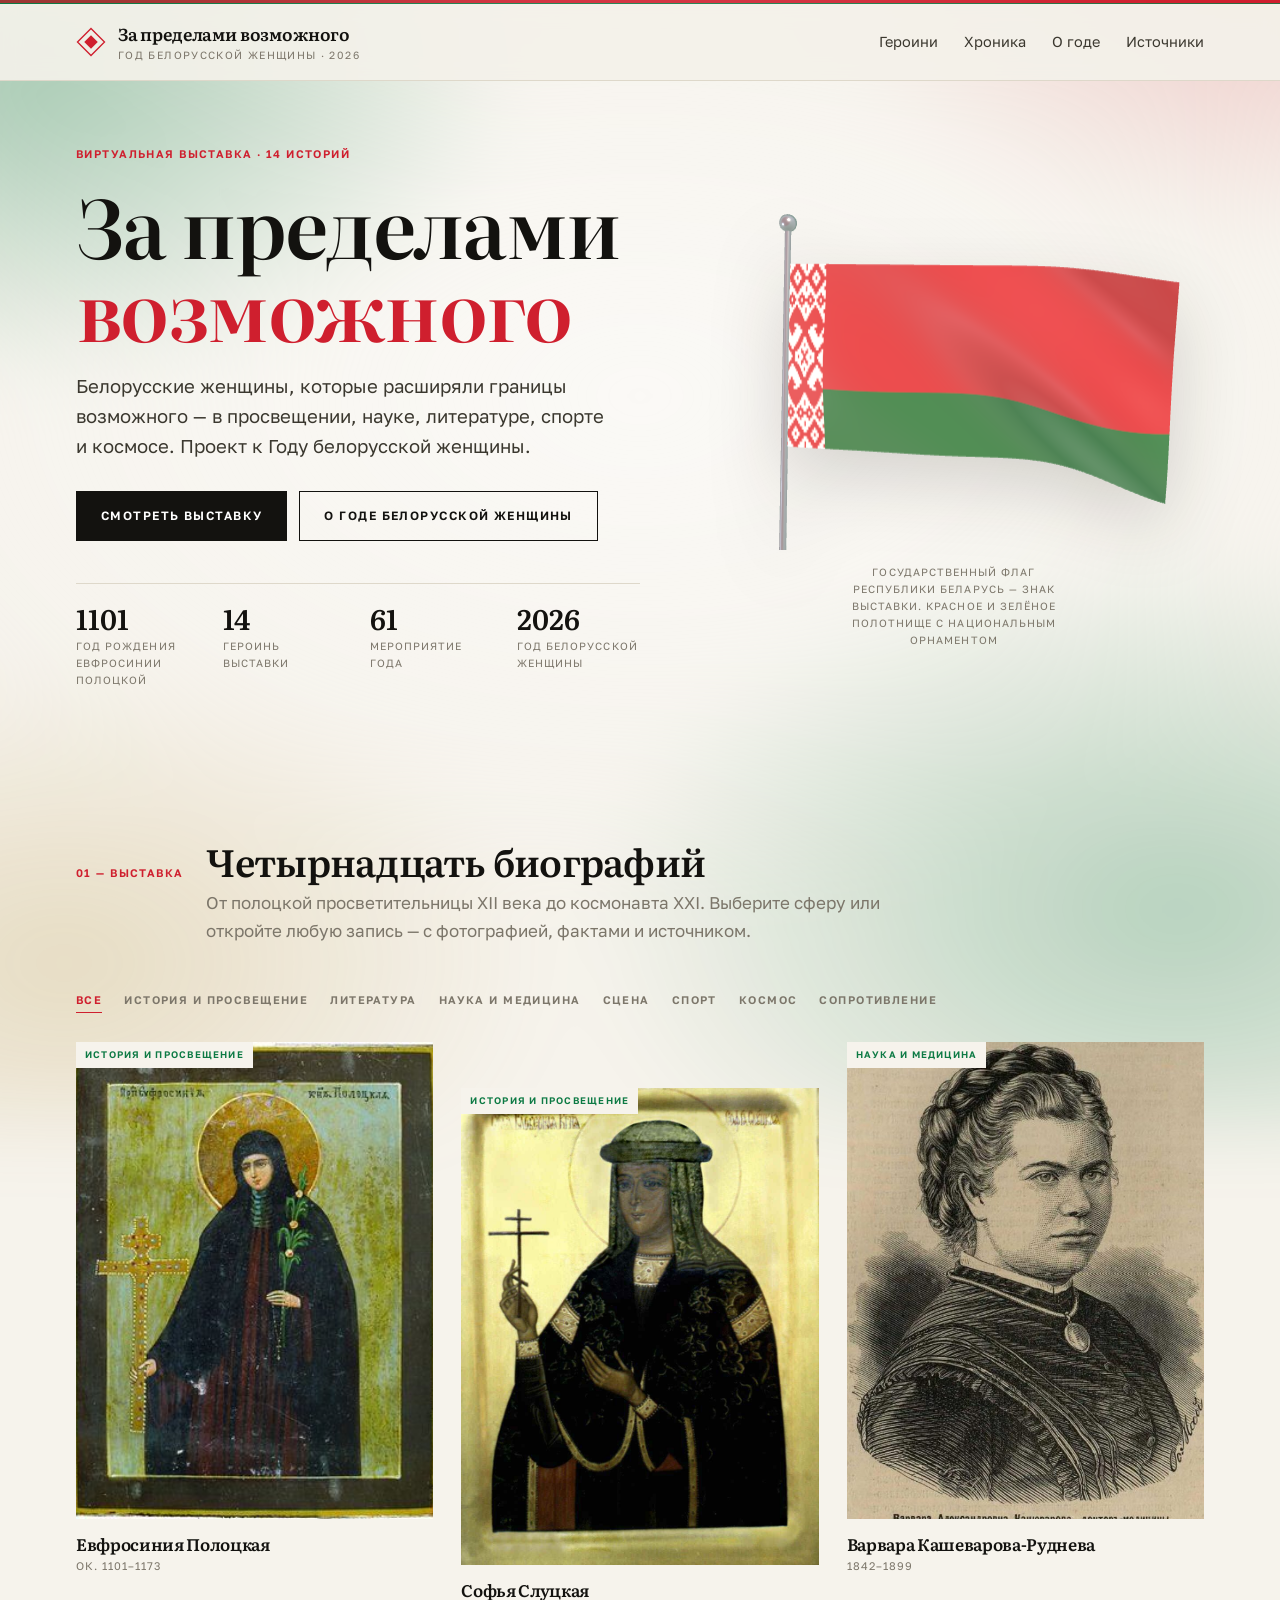
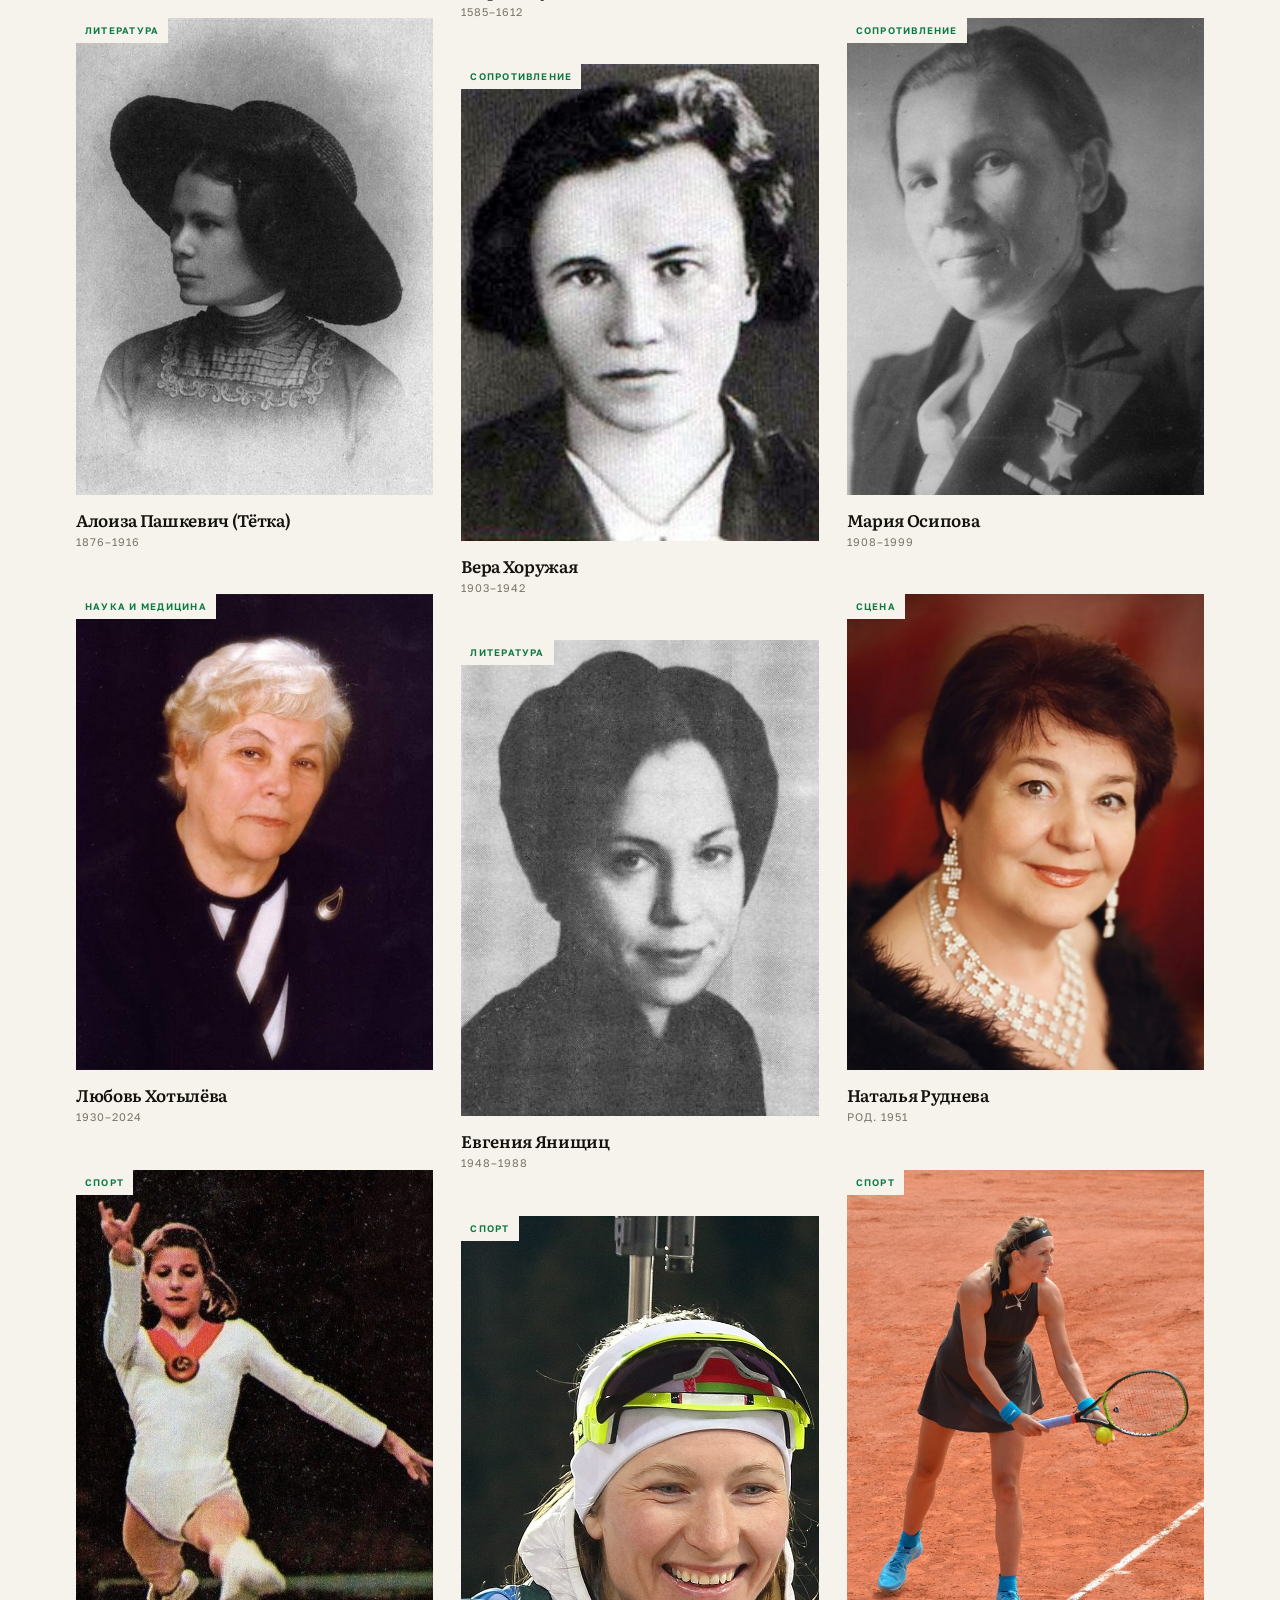
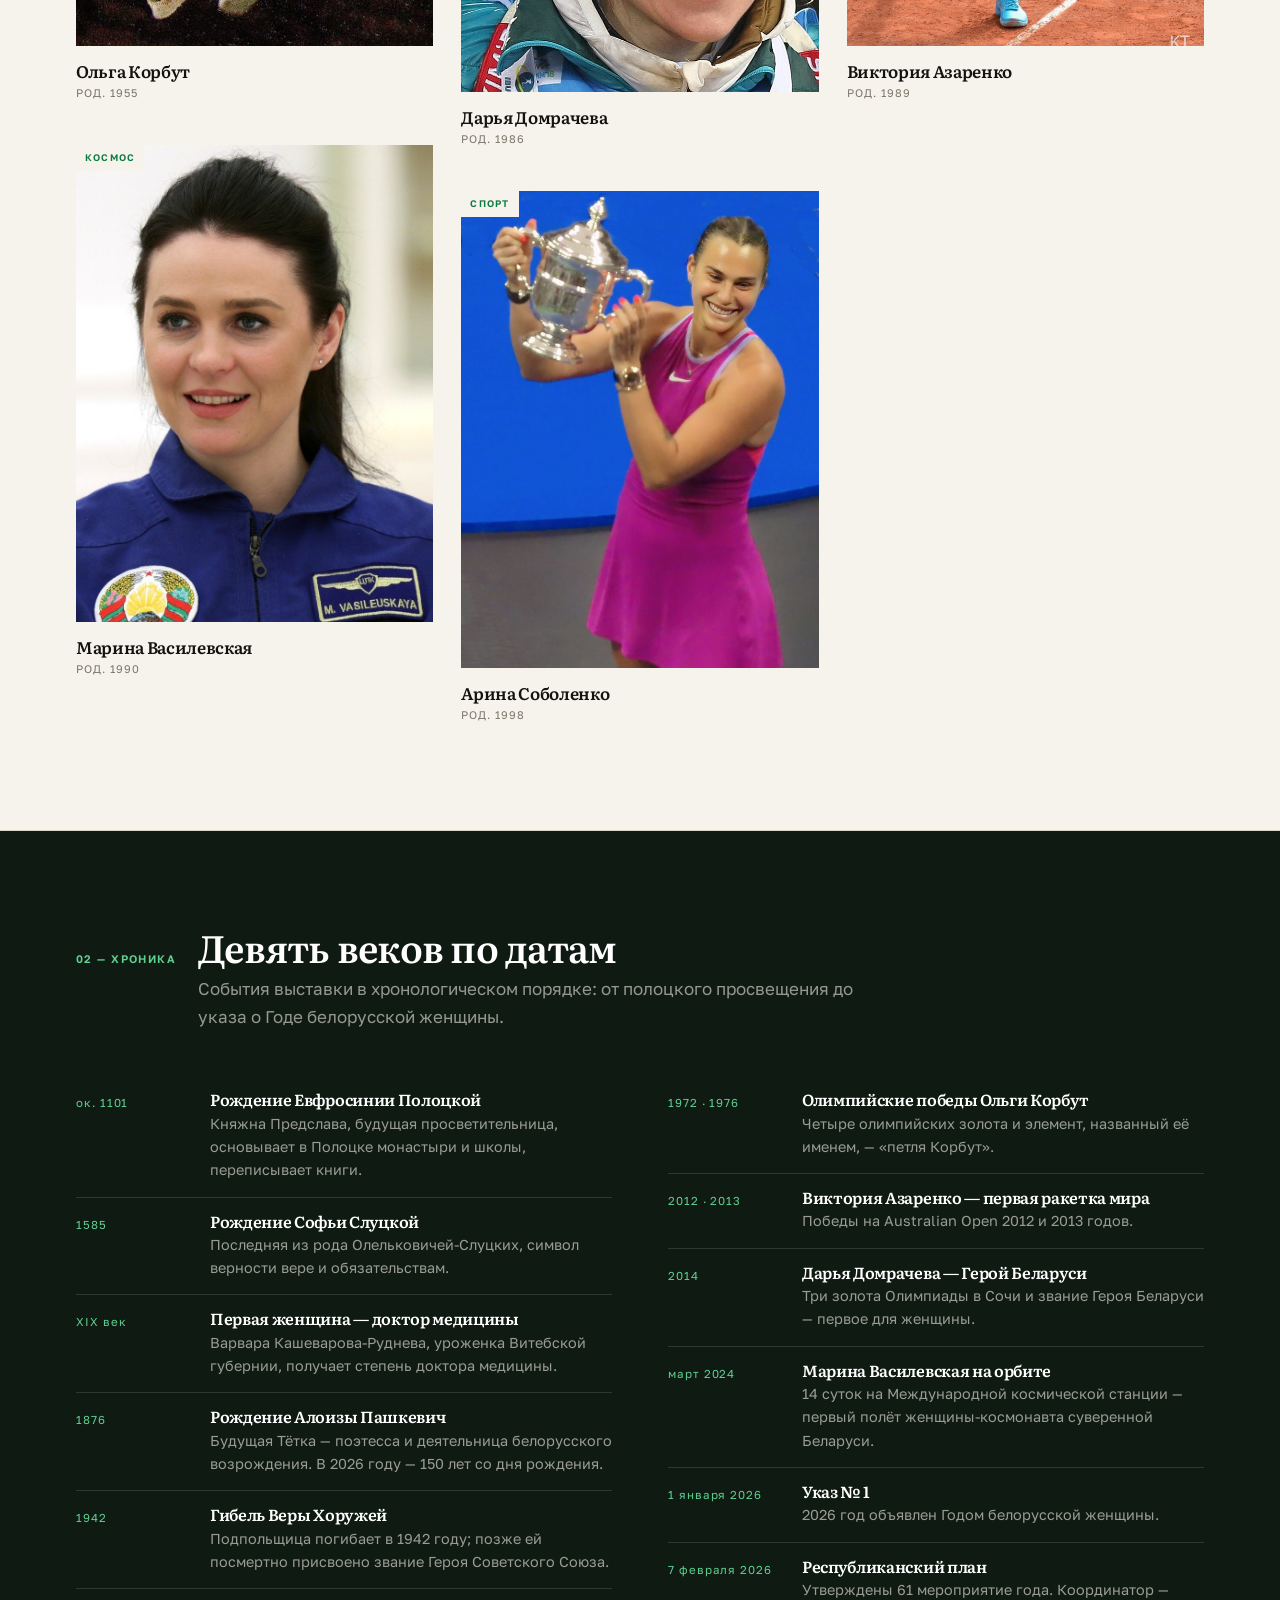
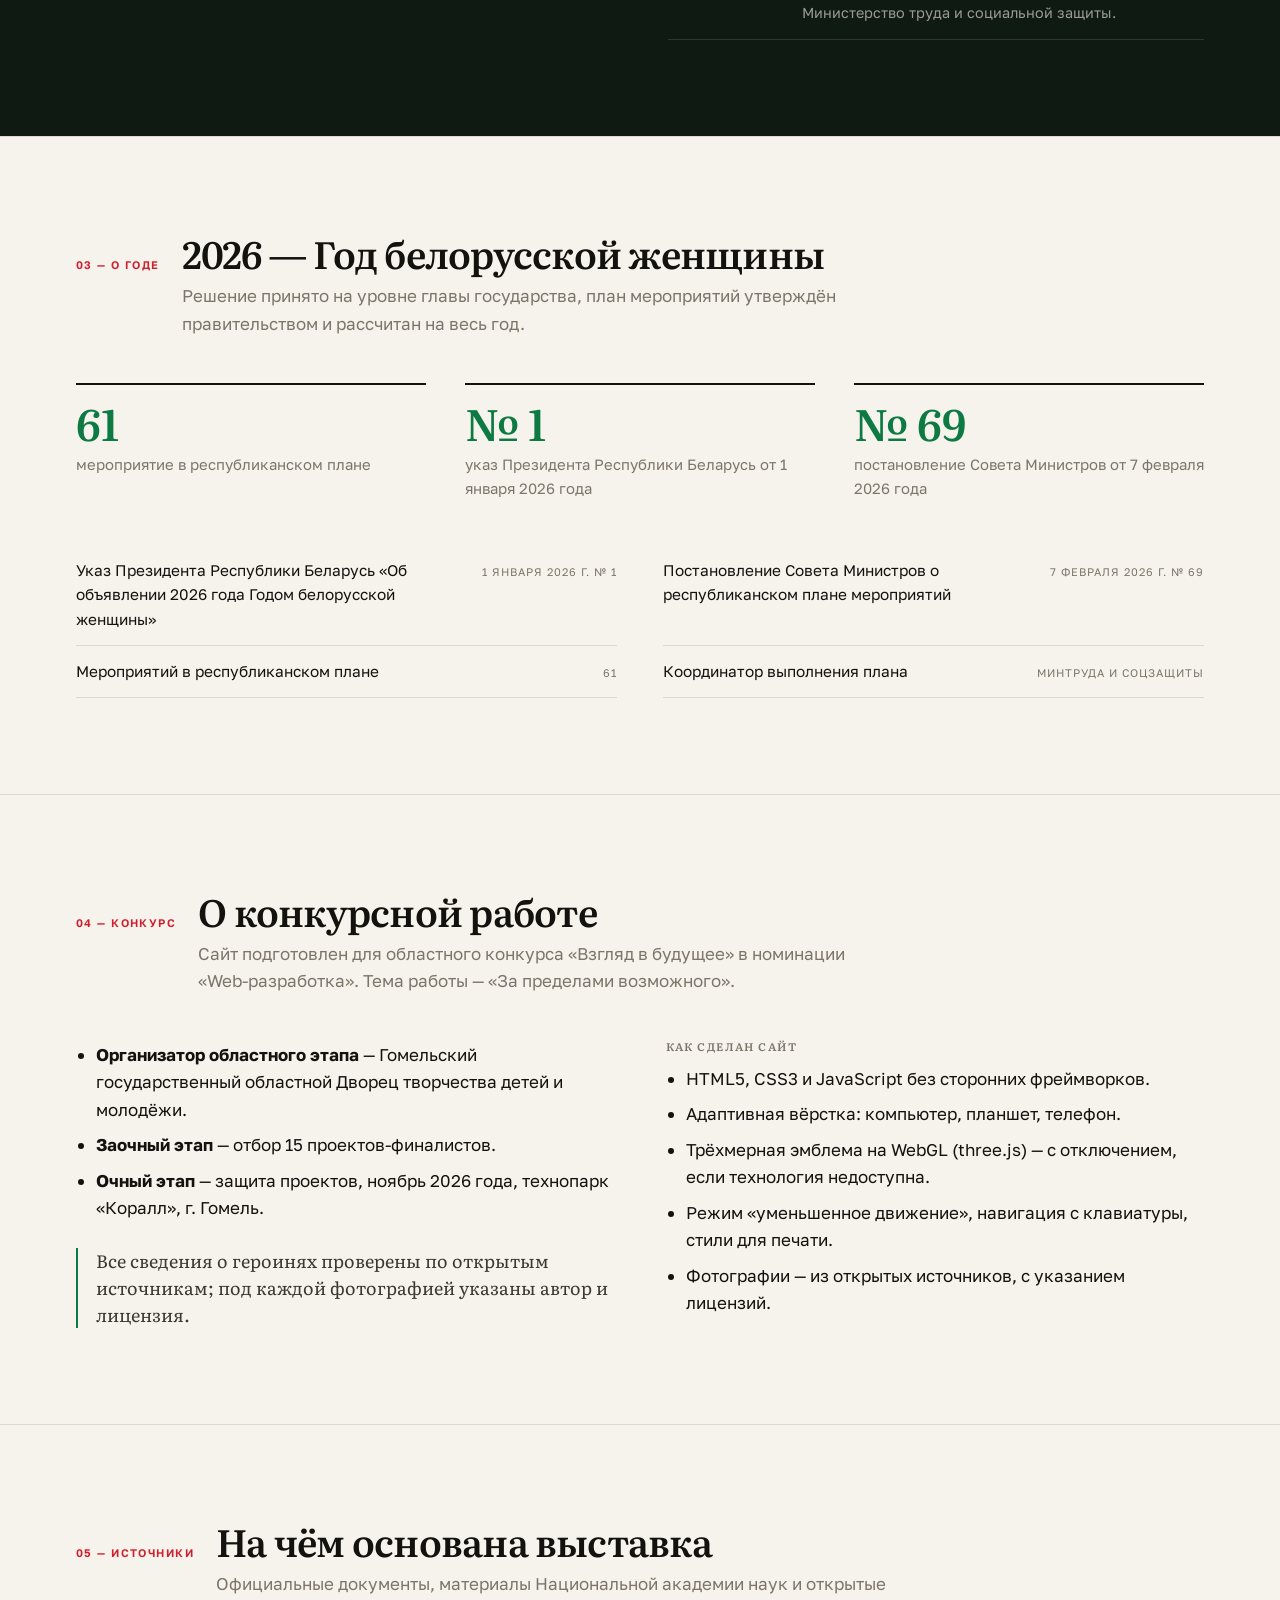
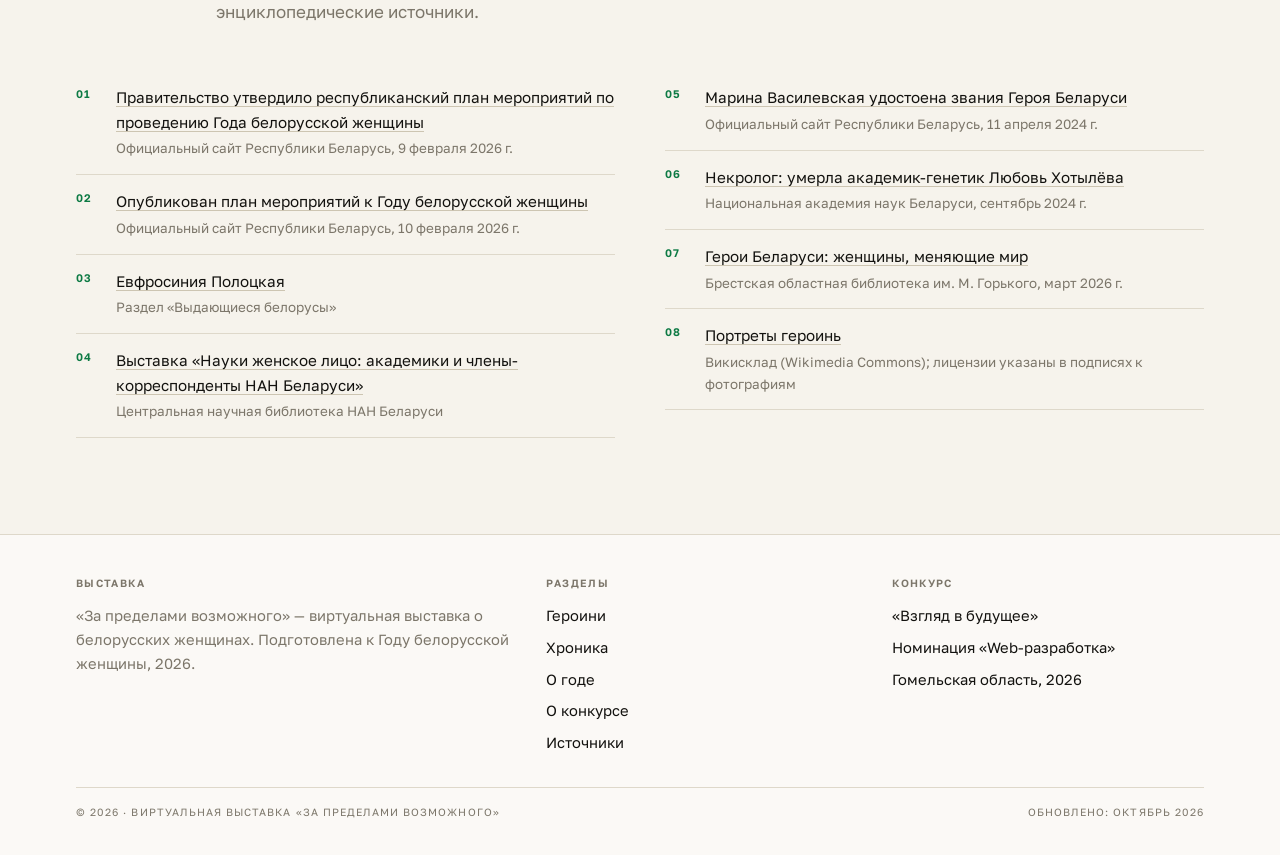
<file: index.html>
<!DOCTYPE html>
<html lang="ru">
<head>
<meta charset="utf-8">
<meta name="viewport" content="width=device-width, initial-scale=1">
<meta name="theme-color" content="#f4f1ea">
<title>За пределами возможного — белорусские женщины, изменившие представление о возможном</title>
<meta name="description" content="Виртуальная выставка к Году белорусской женщины: 14 биографий — от Евфросинии Полоцкой до Марины Василевской. Конкурс «Взгляд в будущее», номинация «Web-разработка».">
<meta name="author" content="Областной конкурс «Взгляд в будущее», номинация «Web-разработка»">
<meta property="og:type" content="website">
<meta property="og:title" content="За пределами возможного — белорусские женщины">
<meta property="og:description" content="14 биографий к Году белорусской женщины. 2026.">
<meta property="og:locale" content="ru_RU">
<link rel="icon" href="assets/favicon.svg" type="image/svg+xml">
<link rel="preconnect" href="https://fonts.googleapis.com">
<link rel="preconnect" href="https://fonts.gstatic.com" crossorigin>
<link href="https://fonts.googleapis.com/css2?family=Literata:ital,wght@0,400;0,600;0,700;1,400&family=Golos+Text:wght@400;500;600;700&display=swap" rel="stylesheet">
<link rel="stylesheet" href="css/style.css">
</head>
<body>

<a class="skip" href="#content">Перейти к содержанию</a>
<div class="ribbon" aria-hidden="true"></div>

<header class="head">
  <div class="shell head__in">
    <a class="logo" href="#top">
      <svg width="30" height="30" viewBox="0 0 40 40" aria-hidden="true"><path d="M20 2 L38 20 L20 38 L2 20 Z" fill="none" stroke="currentColor" stroke-width="1.8"/><path d="M20 11 L29 20 L20 29 L11 20 Z" fill="currentColor"/></svg>
      <span><b>За пределами возможного</b><i>Год белорусской женщины · 2026</i></span>
    </a>
    <button class="burger" id="burger" type="button" aria-label="Меню" aria-expanded="false" aria-controls="menu"><span></span><span></span><span></span></button>
    <nav class="menu" id="menu" aria-label="Навигация">
      <a href="#heroines">Героини</a>
      <a href="#chronicle">Хроника</a>
      <a href="#year">О годе</a>
      <a href="#sources">Источники</a>
    </nav>
  </div>
</header>

<main id="content">
  <span id="top"></span>

  <section class="hero">
    <div class="shell hero__grid">
      <div>
        <p class="caps kicker">Виртуальная выставка · 14 историй</p>
        <h1>За пределами <em>возможного</em></h1>
        <p class="hero__lead">Белорусские женщины, которые расширяли границы возможного — в просвещении, науке, литературе, спорте и космосе. Проект к Году белорусской женщины.</p>
        <div class="hero__actions">
          <a class="btn" href="#heroines">Смотреть выставку</a>
          <a class="btn btn--ghost" href="#year">О Годе белорусской женщины</a>
        </div>
        <div class="stats">
          <div><b>1101</b><span>год рождения Евфросинии Полоцкой</span></div>
          <div><b>14</b><span>героинь выставки</span></div>
          <div><b>61</b><span>мероприятие Года</span></div>
          <div><b>2026</b><span>год белорусской женщины</span></div>
        </div>
      </div>
      <div class="hero__visual">
        <canvas class="hero__canvas" id="flagCanvas" aria-hidden="true"></canvas>
        <p class="hero__caption">Государственный флаг Республики Беларусь — знак выставки. Красное и зелёное полотнище с национальным орнаментом</p>
      </div>
    </div>
  </section>

  <section class="section" id="heroines">
    <div class="shell">
      <div class="sec-head">
        <p class="caps idx">01 — выставка</p>
        <div>
          <h2>Четырнадцать биографий</h2>
          <p>От полоцкой просветительницы XII века до космонавта XXI. Выберите сферу или откройте любую запись — с фотографией, фактами и источником.</p>
        </div>
      </div>
      <div class="filter" id="filter" role="group" aria-label="Фильтр по сферам"></div>
      <div class="wall" id="wall"></div>
    </div>
  </section>

  <section class="section dark" id="chronicle">
    <div class="shell">
      <div class="sec-head">
        <p class="caps idx">02 — хроника</p>
        <div>
          <h2>Девять веков по датам</h2>
          <p>События выставки в хронологическом порядке: от полоцкого просвещения до указа о Годе белорусской женщины.</p>
        </div>
      </div>
      <ol class="chronicle" id="chronicleList"></ol>
    </div>
  </section>

  <section class="section" id="year">
    <div class="shell">
      <div class="sec-head">
        <p class="caps idx">03 — о годе</p>
        <div>
          <h2>2026 — Год белорусской женщины</h2>
          <p>Решение принято на уровне главы государства, план мероприятий утверждён правительством и рассчитан на весь год.</p>
        </div>
      </div>
      <div class="numbers">
        <div class="number"><b>61</b><span>мероприятие в республиканском плане</span></div>
        <div class="number"><b>№ 1</b><span>указ Президента Республики Беларусь от 1 января 2026 года</span></div>
        <div class="number"><b>№ 69</b><span>постановление Совета Министров от 7 февраля 2026 года</span></div>
      </div>
      <dl class="docs" id="docsList"></dl>
    </div>
  </section>

  <section class="section" id="competition">
    <div class="shell">
      <div class="sec-head">
        <p class="caps idx">04 — конкурс</p>
        <div>
          <h2>О конкурсной работе</h2>
          <p>Сайт подготовлен для областного конкурса «Взгляд в будущее» в номинации «Web-разработка». Тема работы — «За пределами возможного».</p>
        </div>
      </div>
      <div class="cols">
        <div>
          <ul class="list">
            <li><strong>Организатор областного этапа</strong> — Гомельский государственный областной Дворец творчества детей и молодёжи.</li>
            <li><strong>Заочный этап</strong> — отбор 15 проектов-финалистов.</li>
            <li><strong>Очный этап</strong> — защита проектов, ноябрь 2026 года, технопарк «Коралл», г. Гомель.</li>
          </ul>
          <p class="note" style="margin-top:26px">Все сведения о героинях проверены по открытым источникам; под каждой фотографией указаны автор и лицензия.</p>
        </div>
        <div>
          <h3 class="caps" style="color:var(--ink-3);margin-bottom:12px">Как сделан сайт</h3>
          <ul class="list">
            <li>HTML5, CSS3 и JavaScript без сторонних фреймворков.</li>
            <li>Адаптивная вёрстка: компьютер, планшет, телефон.</li>
            <li>Трёхмерная эмблема на WebGL (three.js) — с отключением, если технология недоступна.</li>
            <li>Режим «уменьшенное движение», навигация с клавиатуры, стили для печати.</li>
            <li>Фотографии — из открытых источников, с указанием лицензий.</li>
          </ul>
        </div>
      </div>
    </div>
  </section>

  <section class="section" id="sources">
    <div class="shell">
      <div class="sec-head">
        <p class="caps idx">05 — источники</p>
        <div>
          <h2>На чём основана выставка</h2>
          <p>Официальные документы, материалы Национальной академии наук и открытые энциклопедические источники.</p>
        </div>
      </div>
      <ol class="sources" id="sourcesList"></ol>
    </div>
  </section>
</main>

<footer class="foot">
  <div class="shell">
    <div class="foot__grid">
      <div>
        <h4>Выставка</h4>
        <p class="muted" style="font-size:.92rem;margin:0">«За пределами возможного» — виртуальная выставка о белорусских женщинах. Подготовлена к Году белорусской женщины, 2026.</p>
      </div>
      <div>
        <h4>Разделы</h4>
        <ul>
          <li><a href="#heroines">Героини</a></li>
          <li><a href="#chronicle">Хроника</a></li>
          <li><a href="#year">О годе</a></li>
          <li><a href="#competition">О конкурсе</a></li>
          <li><a href="#sources">Источники</a></li>
        </ul>
      </div>
      <div>
        <h4>Конкурс</h4>
        <ul>
          <li>«Взгляд в будущее»</li>
          <li>Номинация «Web-разработка»</li>
          <li>Гомельская область, 2026</li>
        </ul>
      </div>
    </div>
    <div class="foot__bottom">
      <span>© 2026 · Виртуальная выставка «За пределами возможного»</span>
      <span>Обновлено: октябрь 2026</span>
    </div>
  </div>
</footer>

<div class="modal" id="modal" hidden>
  <div class="modal__veil" data-close></div>
  <div class="modal__card" role="dialog" aria-modal="true" aria-labelledby="modalTitle">
    <button class="modal__close" type="button" data-close aria-label="Закрыть">×</button>
    <figure class="modal__photo" id="modalPhoto"></figure>
    <div class="modal__body" id="modalBody"></div>
  </div>
</div>

<noscript><div class="shell" style="padding:20px 0"><p>Для просмотра выставки включите JavaScript. Ниже — раздел «Хроника», где перечислены все героини по датам.</p></div></noscript>

<script src="js/vendor/three.min.js"></script>
<script src="js/data.js"></script>
<script src="js/app.js"></script>
<script src="js/three-scene.js"></script>
</body>
</html>
</file>
<file: css/style.css>
/* =====================================================================
   «За пределами возможного» · виртуальная выставка · 2026
   Оформление: бумага, крупные портреты, один акцентный цвет.
   Шрифты: Literata (заголовки) + Golos Text (текст).
   ===================================================================== */

:root{
  --paper:#f6f3ec;
  --paper-2:#eef2e8;
  --paper-3:#e2e8d9;
  --ink:#13120f;
  --ink-2:#3b382f;
  --ink-3:#7c766a;
  --line:#ded8ca;
  --line-2:#cdc5b2;
  --red:#cf1f2e;
  --red-2:#a91622;
  --green:#0d7a44;
  --dark:#0f1a13;
  --serif:'Literata',Georgia,'Times New Roman',serif;
  --sans:'Golos Text',system-ui,-apple-system,Arial,sans-serif;
  --maxw:1180px;
  --gut:26px;
}

*,*::before,*::after{box-sizing:border-box}
html{-webkit-text-size-adjust:100%;scroll-behavior:smooth}
body{
  margin:0;background:var(--paper);color:var(--ink);
  font:400 17px/1.62 var(--sans);
  -webkit-font-smoothing:antialiased;
}
/* зелёный акцент в фоне всего сайта */
body::before{
  content:"";position:fixed;inset:-25%;z-index:0;pointer-events:none;will-change:transform;
  background:
    radial-gradient(38% 34% at 18% 22%,rgba(13,122,68,.34),transparent 68%),
    radial-gradient(34% 30% at 82% 14%,rgba(207,31,46,.20),transparent 68%),
    radial-gradient(44% 38% at 78% 84%,rgba(13,122,68,.28),transparent 70%),
    radial-gradient(36% 32% at 20% 88%,rgba(176,138,46,.22),transparent 70%),
    radial-gradient(58% 48% at 50% 46%,rgba(255,255,255,.55),transparent 76%);
  filter:blur(38px);
  animation:mesh 46s ease-in-out infinite alternate;
}
@keyframes mesh{
  0%{transform:translate3d(-2%,-1%,0) scale(1.05)}
  50%{transform:translate3d(2%,2%,0) scale(1.11)}
  100%{transform:translate3d(3%,-2%,0) scale(1.06)}
}
main,.foot{position:relative;z-index:1}
img{display:block;max-width:100%;height:auto}
a{color:inherit}
h1,h2,h3{font-family:var(--serif);font-weight:600;margin:0;line-height:1.08;letter-spacing:-.02em}
p{margin:0 0 1em}
button{font:inherit}
::selection{background:rgba(207,31,46,.2)}
:focus-visible{outline:2px solid var(--red);outline-offset:3px}

.shell{width:100%;max-width:var(--maxw);margin:0 auto;padding:0 var(--gut)}
.caps{font-size:11px;letter-spacing:.13em;text-transform:uppercase;font-weight:600}
.muted{color:var(--ink-3)}
.skip{position:absolute;left:-9999px;background:var(--ink);color:#fff;padding:10px 16px;z-index:99}
.skip:focus{left:12px;top:12px}

/* ---------- верхняя лента ---------- */
.ribbon{height:4px;background:linear-gradient(180deg,var(--red) 0 66%,var(--green) 66% 100%)}

/* ---------- шапка ---------- */
.head{position:sticky;top:0;z-index:50;background:rgba(244,241,234,.92);backdrop-filter:blur(10px);border-bottom:1px solid var(--line)}
.head__in{display:flex;align-items:center;justify-content:space-between;gap:24px;min-height:76px}
.logo{display:flex;align-items:center;gap:12px;text-decoration:none}
.logo svg{color:var(--red);flex:none}
.logo b{display:block;font-family:var(--serif);font-size:1.08rem;font-weight:600;letter-spacing:-.01em}
.logo i{display:block;font-style:normal;font-size:10.5px;letter-spacing:.13em;text-transform:uppercase;color:var(--ink-3)}
.menu{display:flex;gap:26px}
.menu a{position:relative;text-decoration:none;font-size:14.5px;color:var(--ink-2);padding:4px 0}
.menu a::after{content:"";position:absolute;left:0;right:100%;bottom:0;height:1.5px;background:var(--red);transition:right .25s ease}
.menu a:hover::after{right:0}
.menu a:hover{color:var(--ink)}
.burger{display:none;width:40px;height:36px;border:1px solid var(--line-2);background:transparent;cursor:pointer;position:relative}
.burger span{position:absolute;left:9px;right:9px;height:1.5px;background:var(--ink)}
.burger span:nth-child(1){top:12px}.burger span:nth-child(2){top:17px}.burger span:nth-child(3){top:22px}
.burger[aria-expanded="true"] span:nth-child(1){transform:translateY(5px) rotate(45deg)}
.burger[aria-expanded="true"] span:nth-child(2){opacity:0}
.burger[aria-expanded="true"] span:nth-child(3){transform:translateY(-5px) rotate(-45deg)}

/* ---------- кнопки ---------- */
.btn{display:inline-flex;align-items:center;gap:9px;padding:14px 24px;border:1px solid var(--ink);background:var(--ink);color:#fff;
  font-size:12px;letter-spacing:.12em;text-transform:uppercase;font-weight:600;text-decoration:none;cursor:pointer;transition:background .22s,border-color .22s,color .22s}
.btn:hover{background:var(--red);border-color:var(--red)}
.btn--ghost{background:transparent;color:var(--ink)}
.btn--ghost:hover{background:transparent;border-color:var(--red);color:var(--red)}

/* ---------- первый экран ---------- */
.hero{padding:clamp(34px,5vw,72px) 0 clamp(34px,4.4vw,58px)}
.hero__grid{display:grid;grid-template-columns:minmax(0,1.06fr) minmax(0,.94fr);gap:clamp(30px,5vw,72px);align-items:center}
.kicker{color:var(--red);margin:0 0 20px}
.hero h1{font-size:clamp(2.6rem,6.3vw,5.1rem);line-height:1.03;margin:0 0 22px}
.hero h1 em{font-style:normal;color:var(--red)}
.hero__lead{font-size:clamp(1.04rem,1.5vw,1.16rem);color:var(--ink-2);max-width:44ch;margin:0}
.hero__actions{display:flex;flex-wrap:wrap;gap:12px;margin-top:30px}
.stats{display:grid;grid-template-columns:repeat(4,minmax(0,1fr));gap:0 24px;margin-top:42px;padding-top:20px;border-top:1px solid var(--line)}
.stats div{padding:0}
.stats b{display:block;font-family:var(--serif);font-size:1.75rem;font-weight:600;line-height:1}
.stats span{display:block;margin-top:6px;font-size:10.5px;letter-spacing:.1em;text-transform:uppercase;color:var(--ink-3);max-width:19ch}
.hero__visual{position:relative;display:flex;flex-direction:column;align-items:center;gap:14px}
.hero__canvas{width:100%;max-width:520px;aspect-ratio:4/3;display:block;filter:drop-shadow(0 26px 36px rgba(23,21,15,.16))}
.hero__caption{max-width:34ch;text-align:center;color:var(--ink-3);font-size:10.5px;letter-spacing:.1em;text-transform:uppercase}

/* ---------- секции ---------- */
.section{padding:clamp(60px,7.5vw,104px) 0}
.section + .section{border-top:1px solid var(--line)}

.sec-head{display:grid;grid-template-columns:auto minmax(0,1fr);gap:18px 22px;align-items:baseline;margin-bottom:clamp(28px,4vw,46px)}
.sec-head .idx{color:var(--red);padding-top:6px;grid-column:1;white-space:nowrap}
.sec-head h2{font-size:clamp(1.55rem,3vw,2.35rem)}
.sec-head div p{margin:8px 0 0;color:var(--ink-3);max-width:62ch}

/* ---------- фильтр ---------- */
.filter{display:flex;flex-wrap:wrap;gap:22px;margin:0 0 34px}
.filter button{padding:0;border:0;background:none;cursor:pointer;color:var(--ink-3);
  font-size:11px;letter-spacing:.13em;text-transform:uppercase;font-weight:600;position:relative}
.filter button:hover{color:var(--ink)}
.filter button[aria-pressed="true"]{color:var(--red)}
.filter button[aria-pressed="true"]::after{content:"";position:absolute;left:0;right:0;bottom:-5px;height:1.5px;background:var(--red)}

/* ---------- стена портретов ---------- */
.wall{display:grid;grid-template-columns:repeat(3,minmax(0,1fr));gap:clamp(28px,3.4vw,44px) clamp(18px,2.2vw,28px);padding-bottom:56px}
.wall > *:nth-child(3n+2){transform:translateY(46px)}
.tile{display:block;text-decoration:none;color:inherit}
.tile__photo{position:relative;background:var(--paper-3);overflow:hidden}
.tile__photo img{width:100%;aspect-ratio:3/4;object-fit:cover;object-position:center 12%;transition:transform .8s cubic-bezier(.2,.7,.2,1)}
.tile:hover .tile__photo img{transform:scale(1.025)}
.tile__sphere{position:absolute;left:0;top:0;background:var(--paper);color:var(--green);padding:5px 9px;font-size:9.5px;letter-spacing:.13em;text-transform:uppercase;font-weight:600}
.tile h3{font-size:1.05rem;margin:14px 0 3px;line-height:1.25}
.tile:hover h3{color:var(--red)}
.tile time{display:block;font-size:11px;letter-spacing:.09em;text-transform:uppercase;color:var(--ink-3)}

/* ---------- тёмная секция ---------- */
.dark{background:var(--dark);color:#efece4}
.dark .sec-head .idx{color:#5fd08f}
.dark .sec-head div p{color:rgba(239,236,228,.6)}
.dark .sec-head h2{color:#fff}
.chronicle{list-style:none;margin:0;padding:0;columns:2;column-gap:56px}
.chronicle li{break-inside:avoid;display:grid;grid-template-columns:118px minmax(0,1fr);gap:16px;padding:15px 0;border-bottom:1px solid rgba(255,255,255,.13)}
.chronicle time{font-size:11.5px;letter-spacing:.08em;color:#5fd08f;padding-top:3px}
.chronicle h3{font-size:1rem;color:#fff;margin:0 0 3px}
.chronicle p{margin:0;font-size:.9rem;color:rgba(239,236,228,.62)}

/* ---------- цифры года ---------- */
.numbers{display:grid;grid-template-columns:repeat(3,minmax(0,1fr));gap:clamp(22px,3vw,40px);margin:0 0 44px}
.number{border-top:2px solid var(--ink);padding-top:16px}
.number b{display:block;font-family:var(--serif);font-size:clamp(1.9rem,3.6vw,2.7rem);font-weight:600;line-height:1;color:var(--green)}
.number span{display:block;margin-top:8px;color:var(--ink-3);font-size:.93rem}
.docs{display:grid;grid-template-columns:repeat(2,minmax(0,1fr));gap:0 46px;margin:0}
.docs div{display:flex;justify-content:space-between;gap:16px;padding:13px 0;border-bottom:1px solid var(--line);align-items:baseline}
.docs dt{font-size:.96rem}
.docs dd{margin:0;font-size:11px;letter-spacing:.09em;text-transform:uppercase;color:var(--ink-3);white-space:nowrap}

/* ---------- текстовые блоки ---------- */
.cols{display:grid;grid-template-columns:repeat(2,minmax(0,1fr));gap:clamp(26px,4vw,58px)}
.cols p:last-child{margin-bottom:0}
.note{border-left:2px solid var(--green);padding-left:18px;font-family:var(--serif);font-size:1.12rem;line-height:1.5;color:var(--ink-2)}
.list{margin:0;padding-left:20px}
.list li{margin-bottom:8px}
.sources{list-style:none;counter-reset:s;margin:0;padding:0;columns:2;column-gap:50px}
.sources li{counter-increment:s;break-inside:avoid;position:relative;padding:14px 0 14px 40px;border-bottom:1px solid var(--line);font-size:.95rem}
.sources li::before{content:counter(s,decimal-leading-zero);position:absolute;left:0;top:14px;font-size:11px;letter-spacing:.08em;color:var(--green);font-weight:600}
.sources a{text-decoration:none;border-bottom:1px solid var(--line-2)}
.sources a:hover{color:var(--green);border-color:var(--green)}
.sources span{display:block;margin-top:4px;font-size:.84rem;color:var(--ink-3)}

/* ---------- подвал ---------- */
.foot{border-top:1px solid var(--line);padding:40px 0 34px;background:rgba(255,255,255,.5)}
.foot__grid{display:grid;grid-template-columns:minmax(0,1.4fr) repeat(2,minmax(0,1fr));gap:34px}
.foot h4{margin:0 0 12px;font-size:10.5px;letter-spacing:.13em;text-transform:uppercase;color:var(--ink-3);font-weight:600}
.foot ul{list-style:none;margin:0;padding:0;display:grid;gap:8px;font-size:.92rem}
.foot a{text-decoration:none}
.foot a:hover{color:var(--green)}
.foot__bottom{margin-top:32px;padding-top:16px;border-top:1px solid var(--line);display:flex;flex-wrap:wrap;gap:8px 24px;justify-content:space-between;color:var(--ink-3);font-size:10.5px;letter-spacing:.1em;text-transform:uppercase}

/* ---------- запись каталога ---------- */
.modal{position:fixed;inset:0;z-index:100;display:none;overflow-y:auto;padding:24px}
.modal.is-open{display:block}
.modal__veil{position:fixed;inset:0;background:rgba(19,18,15,.6)}
.modal__card{position:relative;max-width:960px;margin:32px auto;background:var(--paper-2);border:1px solid var(--ink);display:grid;grid-template-columns:minmax(0,380px) minmax(0,1fr)}
.modal__close{position:absolute;top:12px;right:12px;width:38px;height:38px;border:1px solid var(--line-2);background:var(--paper-2);cursor:pointer;font-size:18px;line-height:1;z-index:2}
.modal__close:hover{background:var(--ink);color:#fff;border-color:var(--ink)}
.modal__photo{margin:0;background:var(--paper-3);border-right:1px solid var(--line)}
.modal__photo img{width:100%;aspect-ratio:4/5;object-fit:cover;object-position:center 12%}
.modal__photo figcaption{padding:12px 16px;font-size:10px;letter-spacing:.09em;text-transform:uppercase;color:var(--ink-3);line-height:1.7}
.modal__photo a{color:var(--red);text-decoration:none}
.modal__body{padding:34px 38px 38px}
.modal__body .caps{color:var(--red)}
.modal__body h2{font-size:clamp(1.5rem,2.6vw,2rem);margin:10px 0 6px}
.modal__role{margin:0 0 22px;font-size:11px;letter-spacing:.11em;text-transform:uppercase;color:var(--ink-3)}
.modal__body h3{font-size:.82rem;letter-spacing:.12em;text-transform:uppercase;font-weight:600;color:var(--ink-3);margin:26px 0 10px}
.facts{list-style:none;margin:0;padding:0}
.facts li{position:relative;padding:9px 0 9px 22px;border-bottom:1px solid var(--line);font-size:.95rem}
.facts li::before{content:"";position:absolute;left:0;top:17px;width:8px;height:1.5px;background:var(--green)}
.modal__meaning{font-family:var(--serif);font-size:1.06rem;color:var(--ink-2);margin:0}

/* ---------- появление ---------- */
.reveal{opacity:0;transition:opacity .8s ease}
.reveal.is-in{opacity:1}

/* ---------- адаптив ---------- */
@media (max-width:1000px){
  .hero__grid{grid-template-columns:1fr;gap:40px}
  .hero__visual{order:-1;align-items:flex-start}
  .hero__canvas{max-width:320px}
  .hero__caption{text-align:left}
  .wall{grid-template-columns:repeat(2,minmax(0,1fr))}
  .wall > *:nth-child(3n+2){transform:none}
  .wall > *:nth-child(2n){transform:translateY(38px)}
  .docs{grid-template-columns:1fr}
  .foot__grid{grid-template-columns:1fr 1fr}
  .modal__card{grid-template-columns:1fr;max-width:640px}
  .modal__photo{border-right:0;border-bottom:1px solid var(--line)}
  .modal__photo img{aspect-ratio:16/10}
}
@media (max-width:820px){
  .chronicle{columns:1}
  .sources{columns:1}
}
@media (max-width:760px){
  :root{--gut:18px}
  .menu{position:absolute;left:0;right:0;top:100%;flex-direction:column;gap:0;background:var(--paper);border-bottom:1px solid var(--line);padding:0 var(--gut);display:none}
  .menu.is-open{display:flex}
  .menu a{padding:15px 0;border-top:1px solid var(--line)}
  .menu a::after{display:none}
  .burger{display:block}
  .sec-head{grid-template-columns:1fr;gap:6px}
  .sec-head .idx{padding-top:0}
  .cols{grid-template-columns:1fr}
  .numbers{grid-template-columns:1fr;gap:22px}
  .foot__grid{grid-template-columns:1fr}
  .wall > *:nth-child(2n){transform:none}
  .modal{padding:0}
  .modal__card{margin:0;border-left:0;border-right:0}
  .stats{gap:0 24px}
}
@media (max-width:520px){
  .wall{grid-template-columns:1fr}
  .stats{display:grid;grid-template-columns:1fr 1fr;gap:18px}
}
@media (prefers-reduced-motion:reduce){
  *{transition:none!important;animation:none!important}
  .reveal{opacity:1}
  html{scroll-behavior:auto}
}
@media print{
  .head,.ribbon,.filter,.modal,.foot__bottom{display:none}
  body{background:#fff;font-size:11pt}
  .dark{background:#fff;color:#000}
  .dark h2,.dark h3{color:#000}
  .chronicle p,.dark .sec-head p{color:#333}
}
</file>
